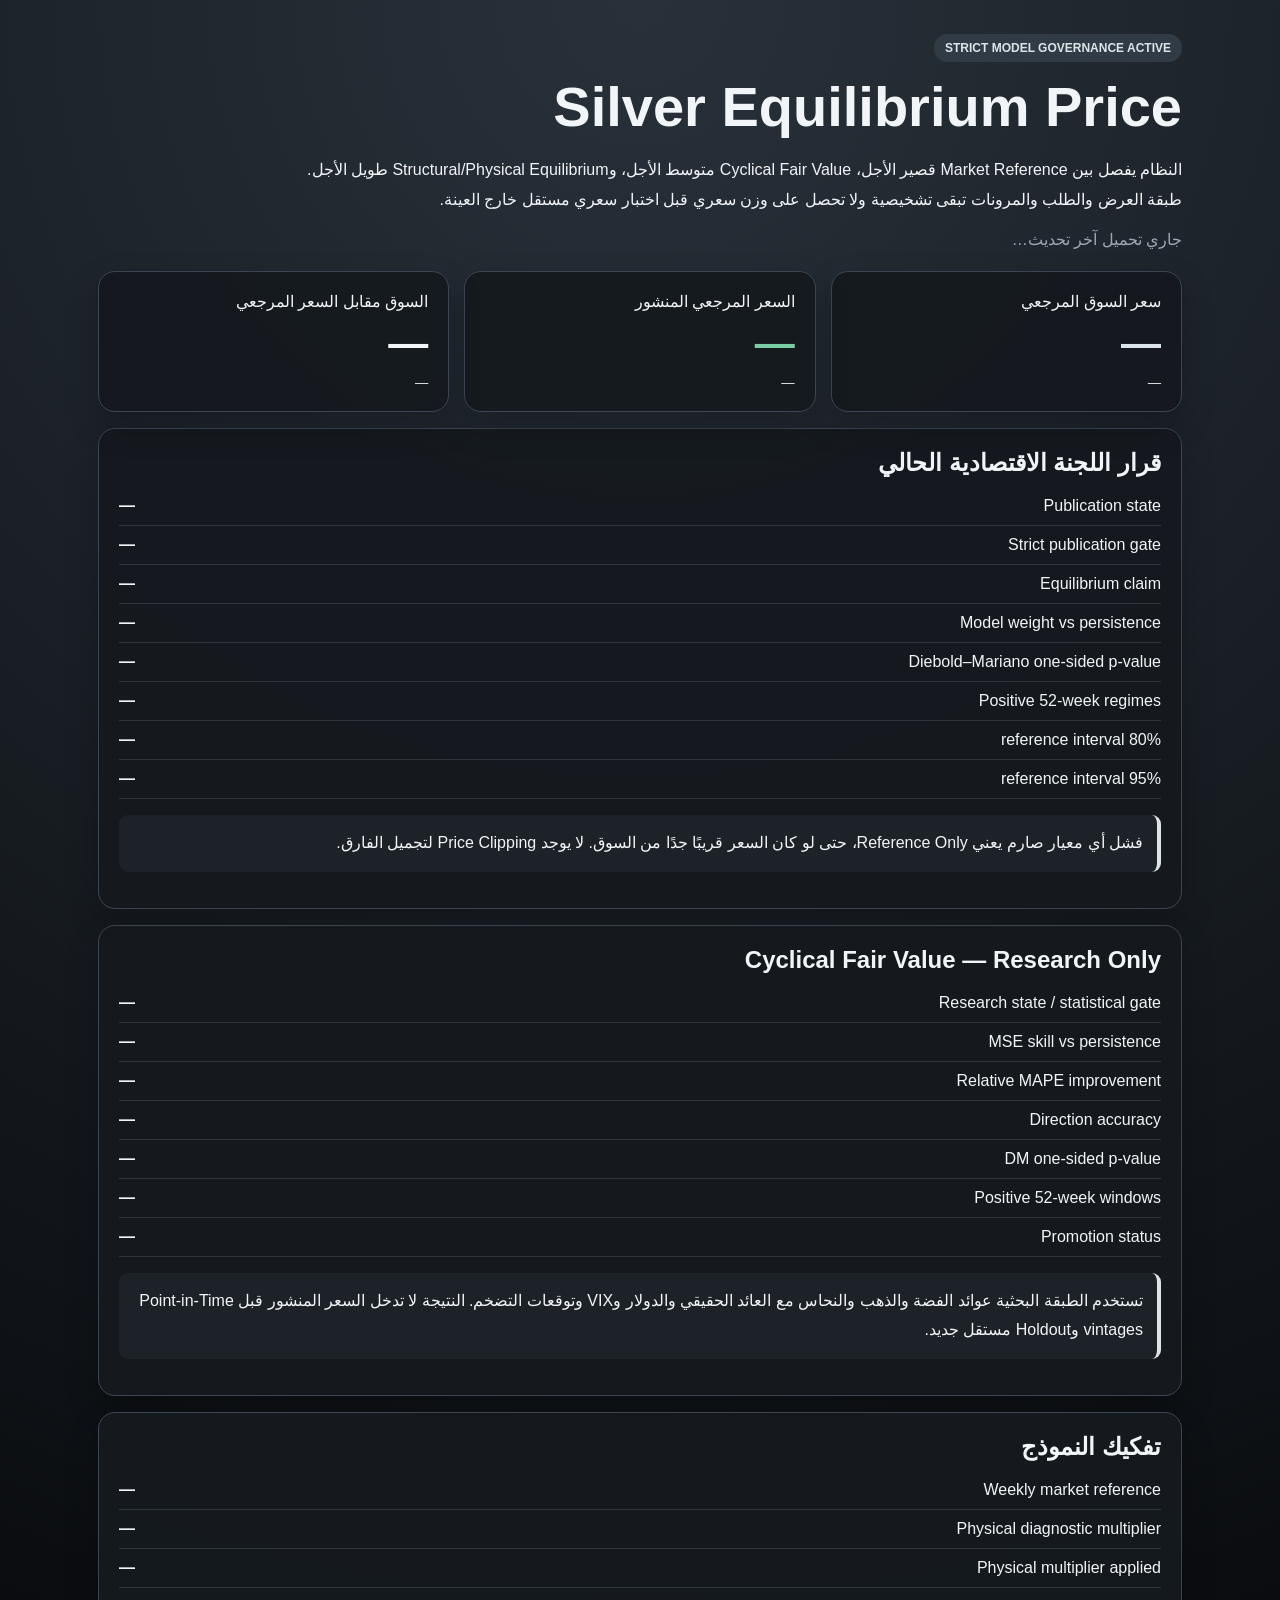
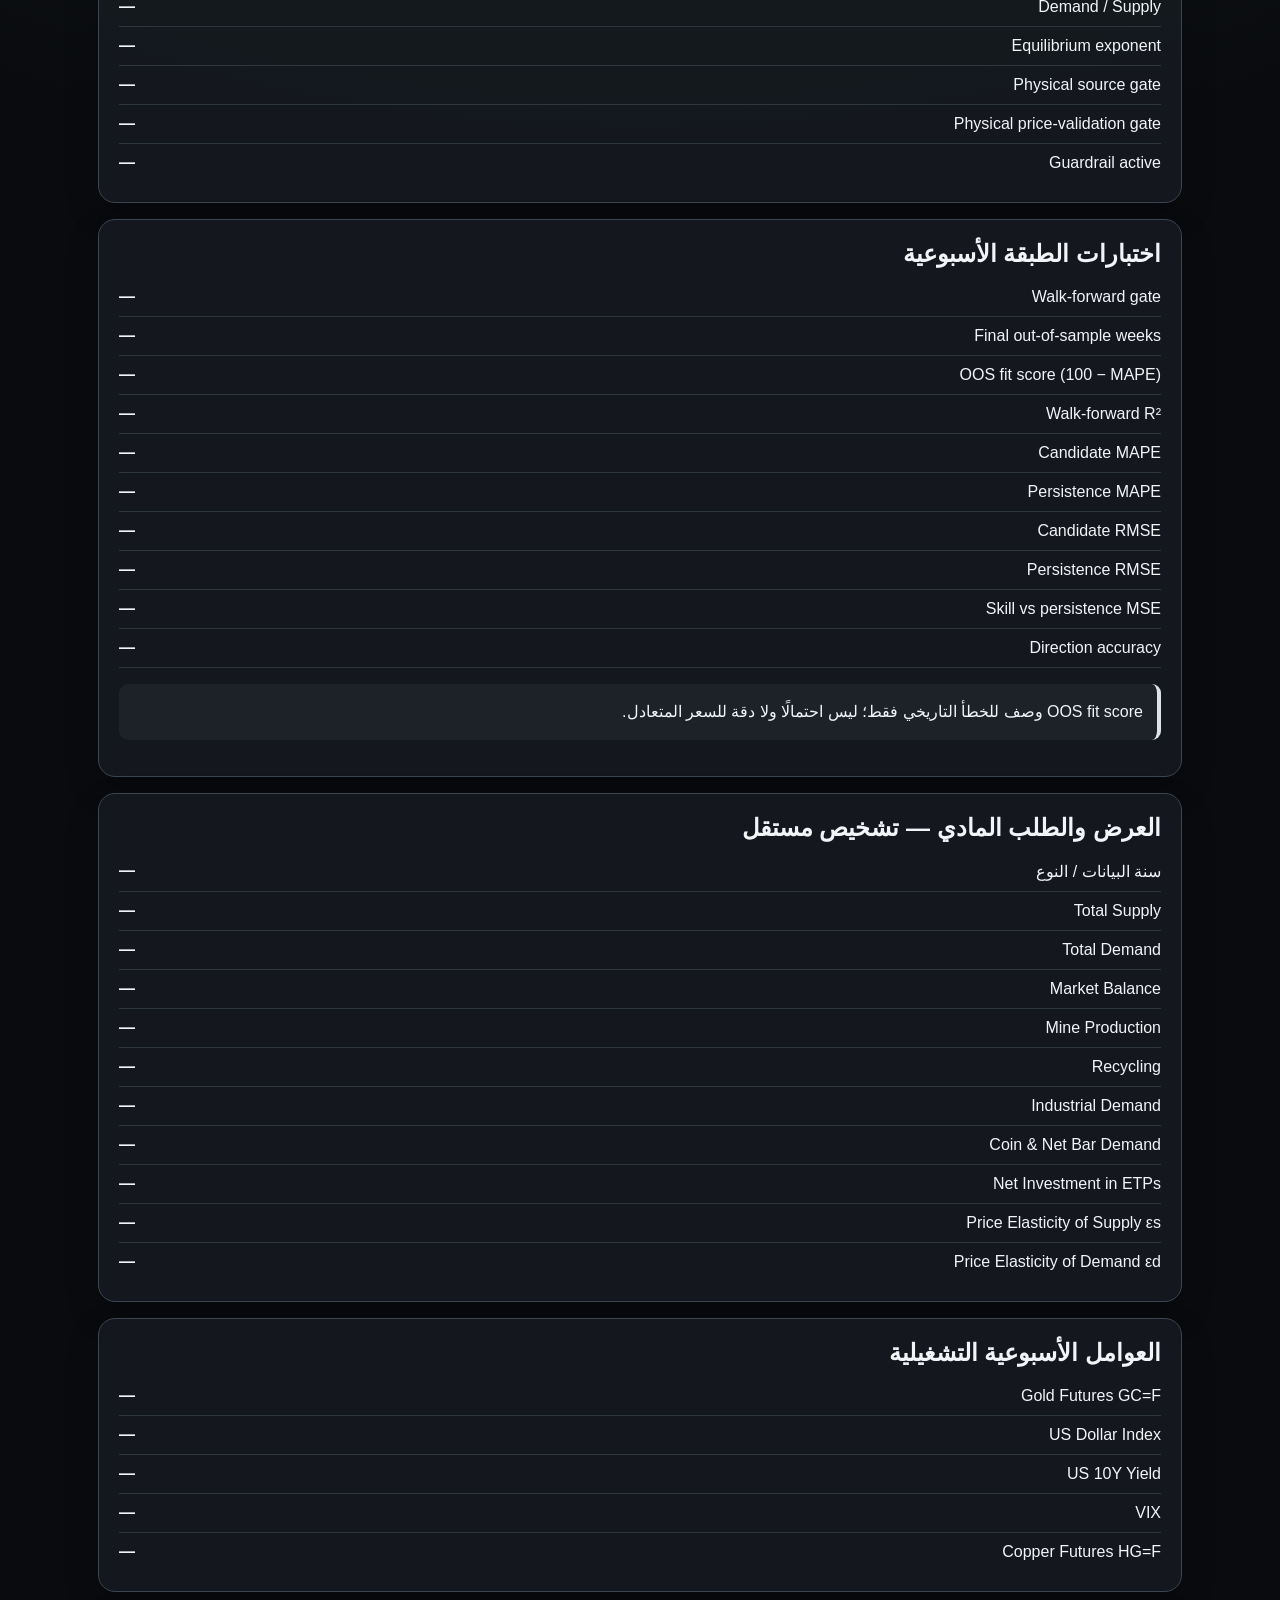
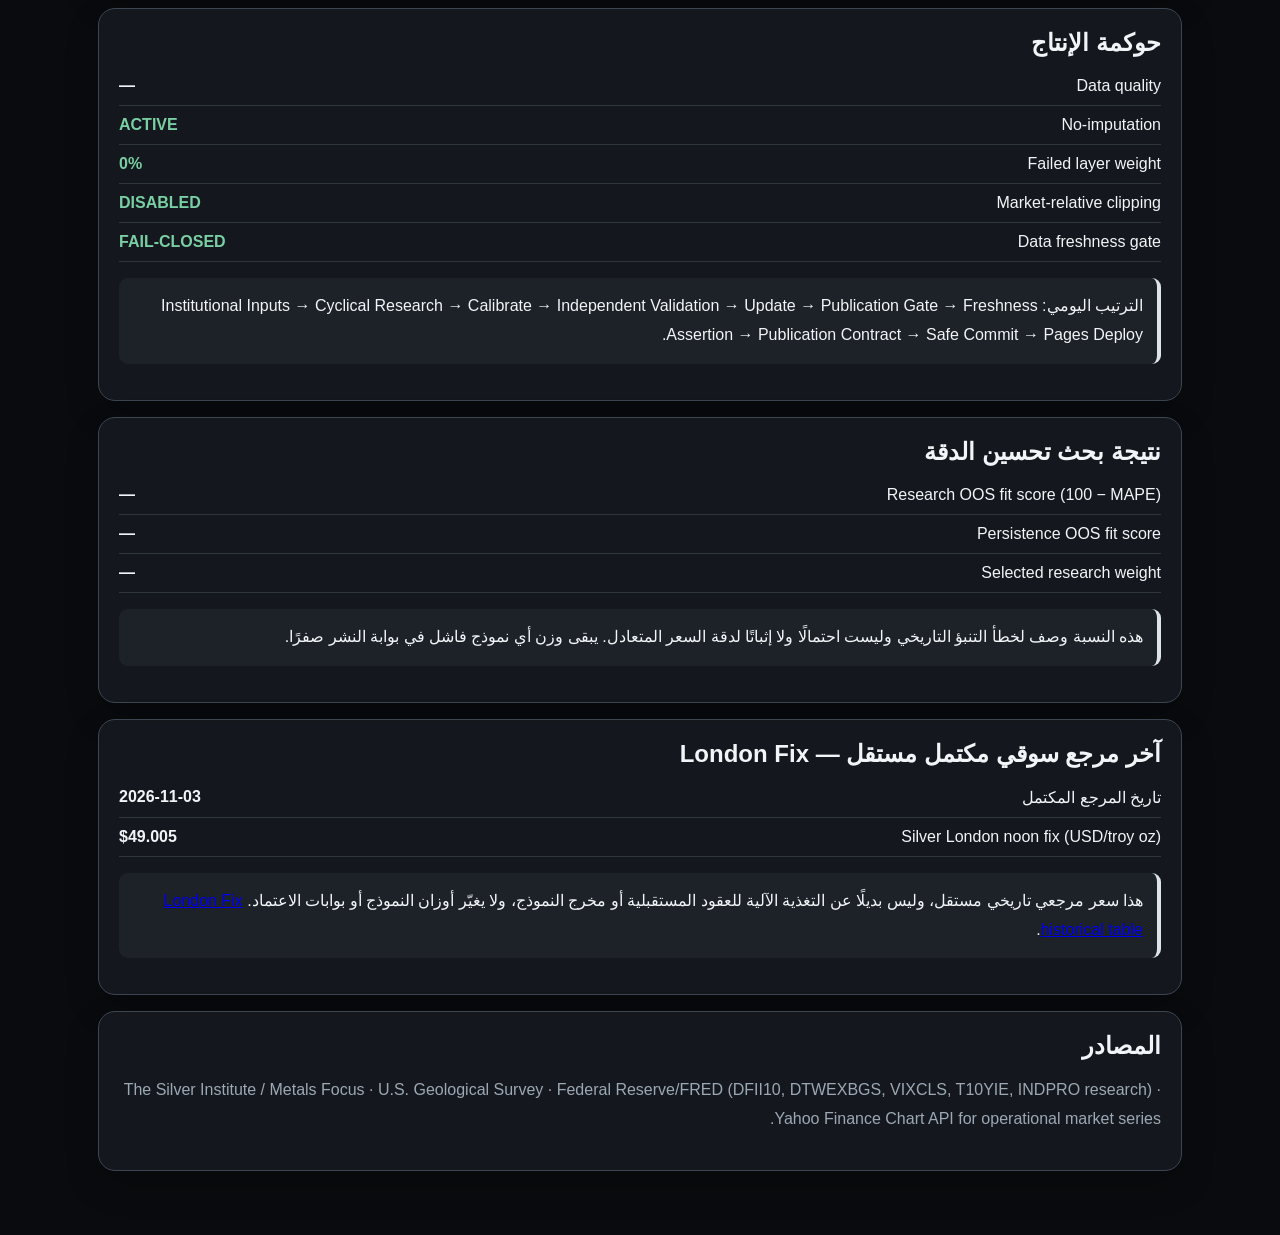
<file: docs/index.html>
<!doctype html><html lang="ar" dir="rtl"><head><meta charset="utf-8"><meta name="viewport" content="width=device-width,initial-scale=1"><meta http-equiv="refresh" content="0; url=./silver/"><title>Silver Equilibrium Price</title></head><body><p><a href="./silver/">فتح Silver Equilibrium Price</a></p></body></html>
</file>
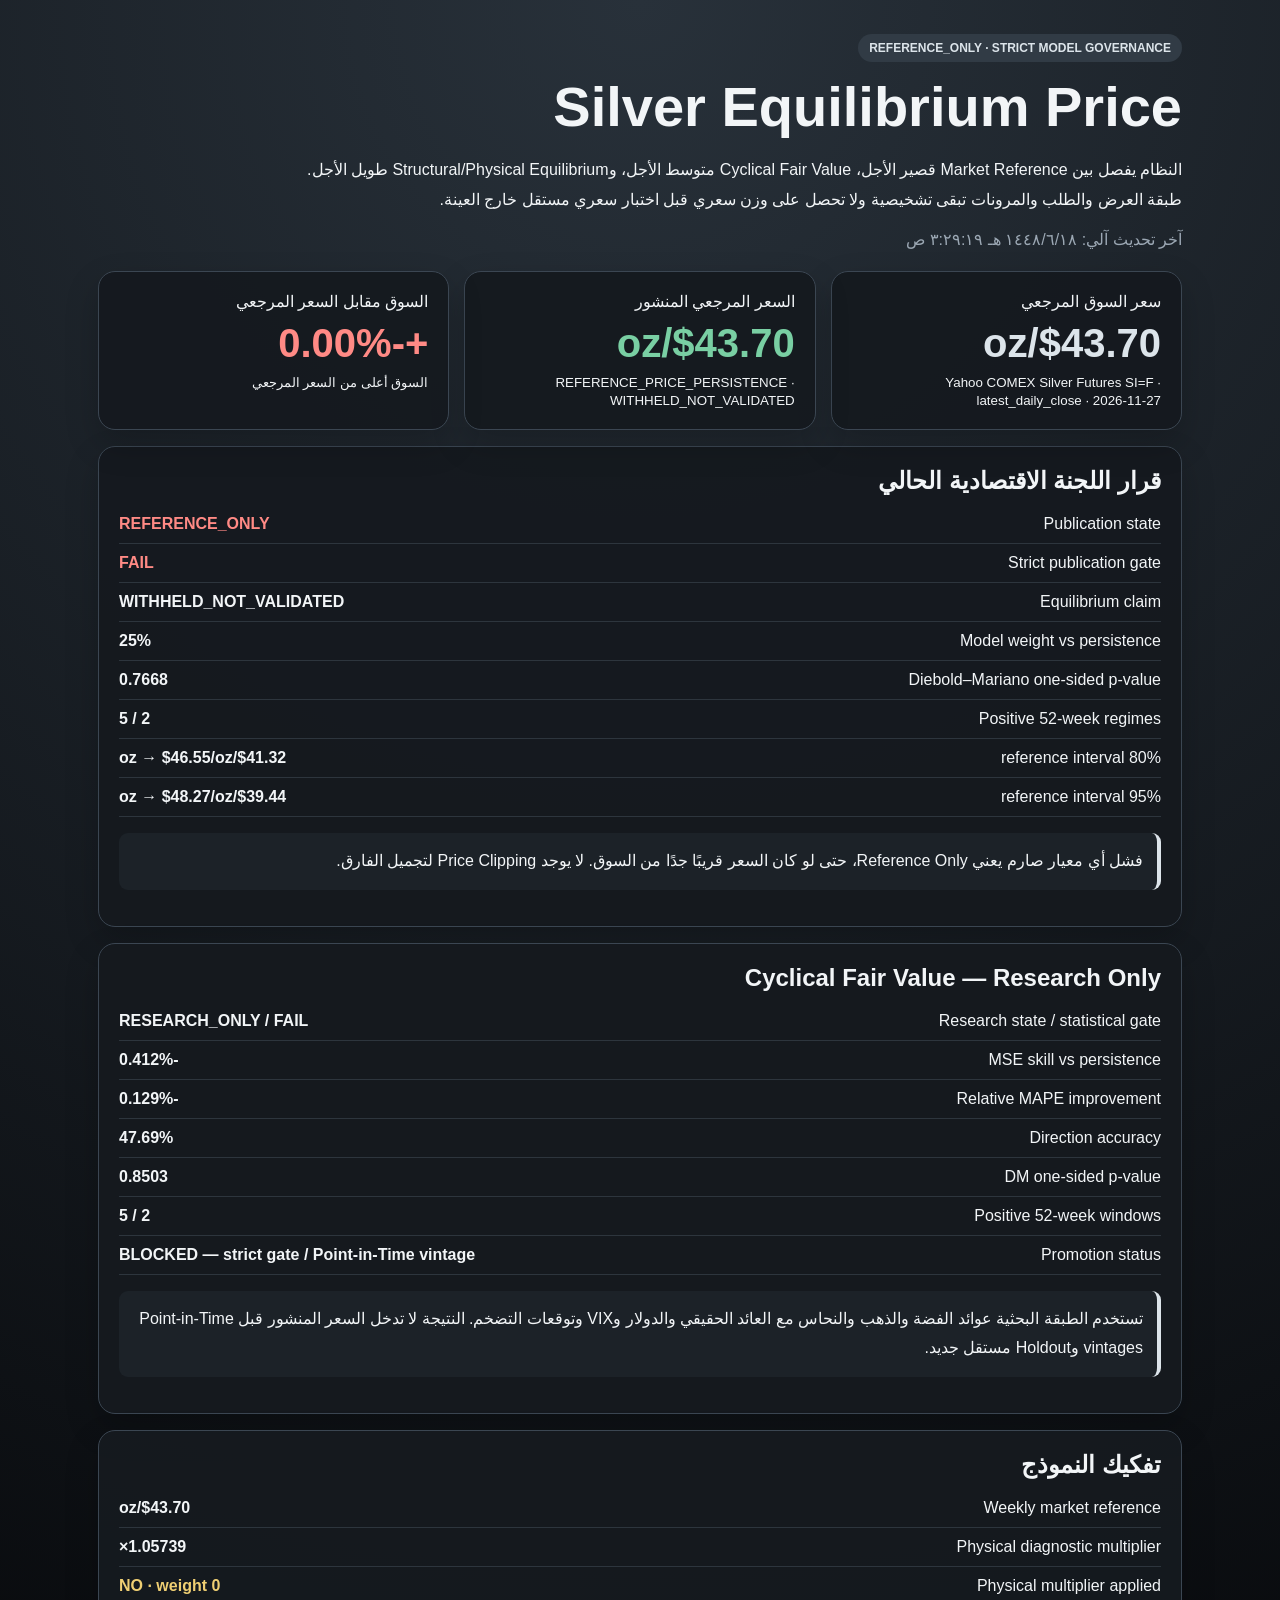
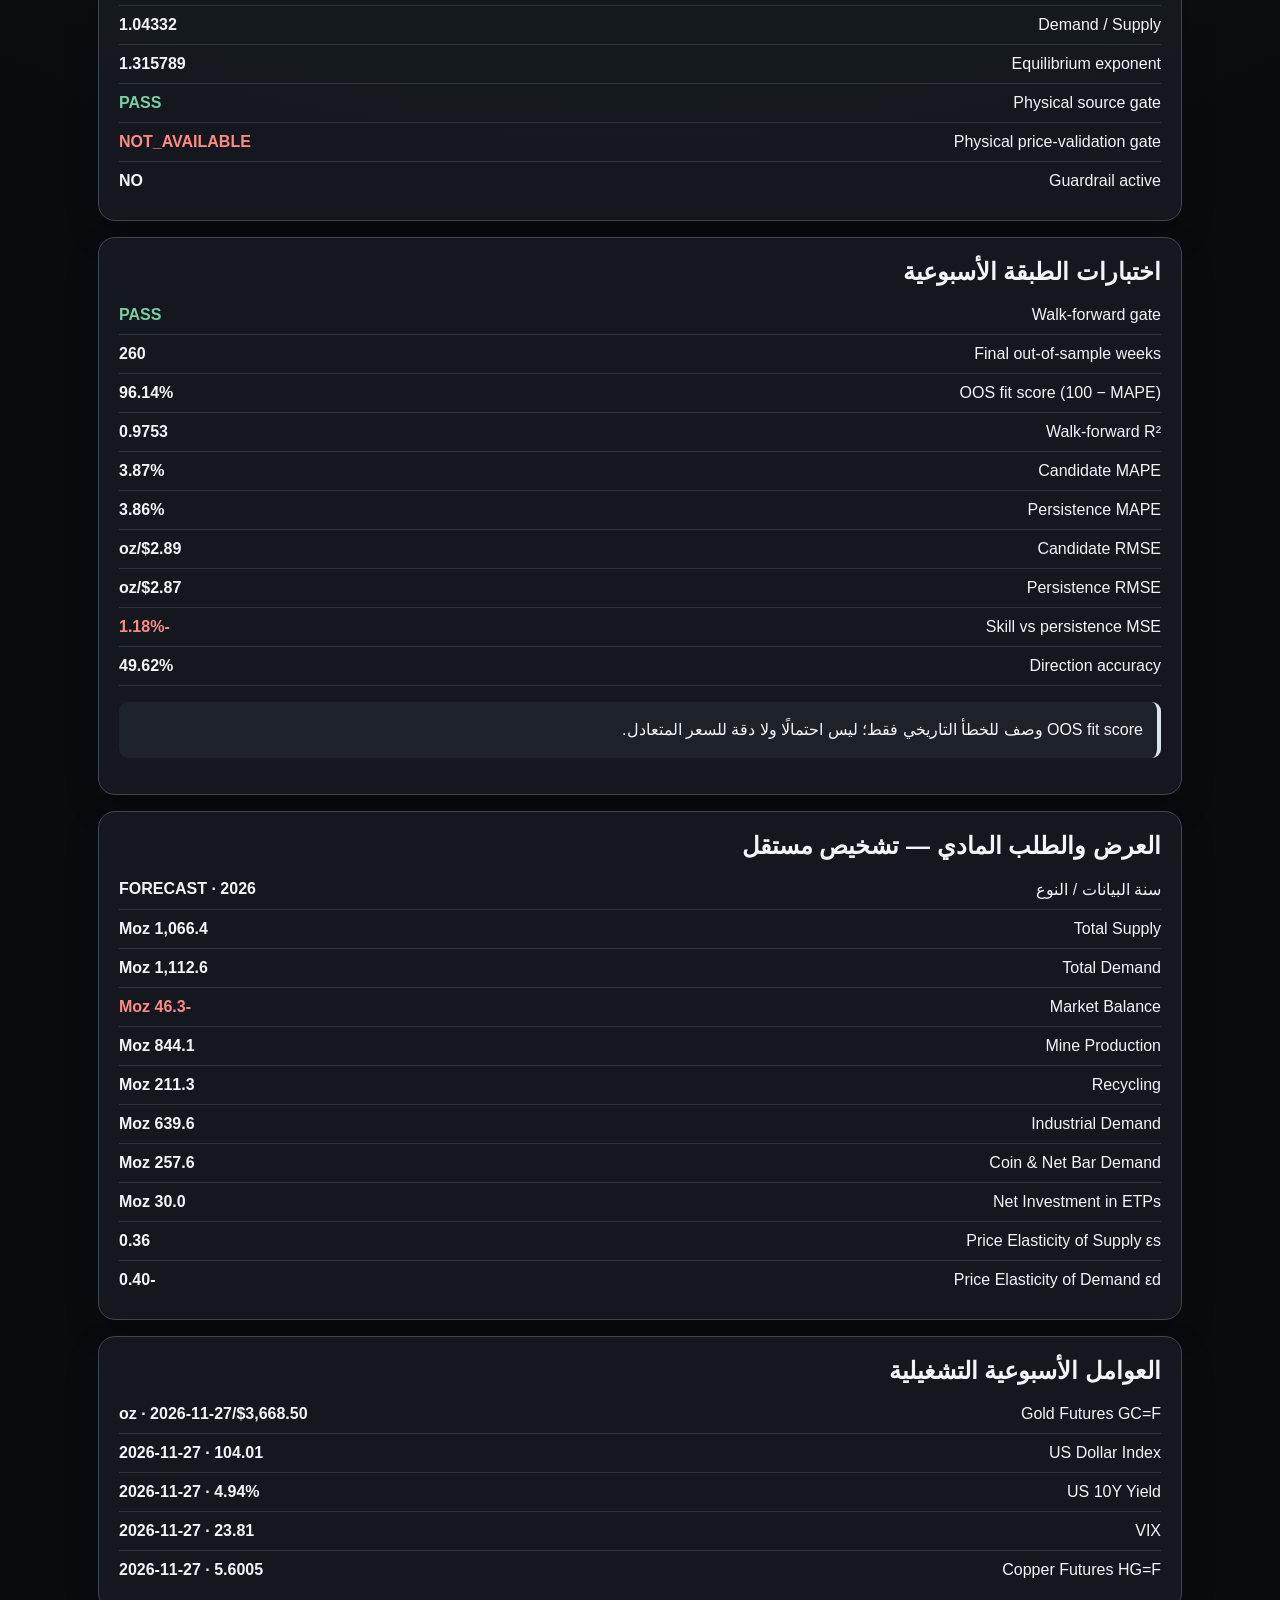
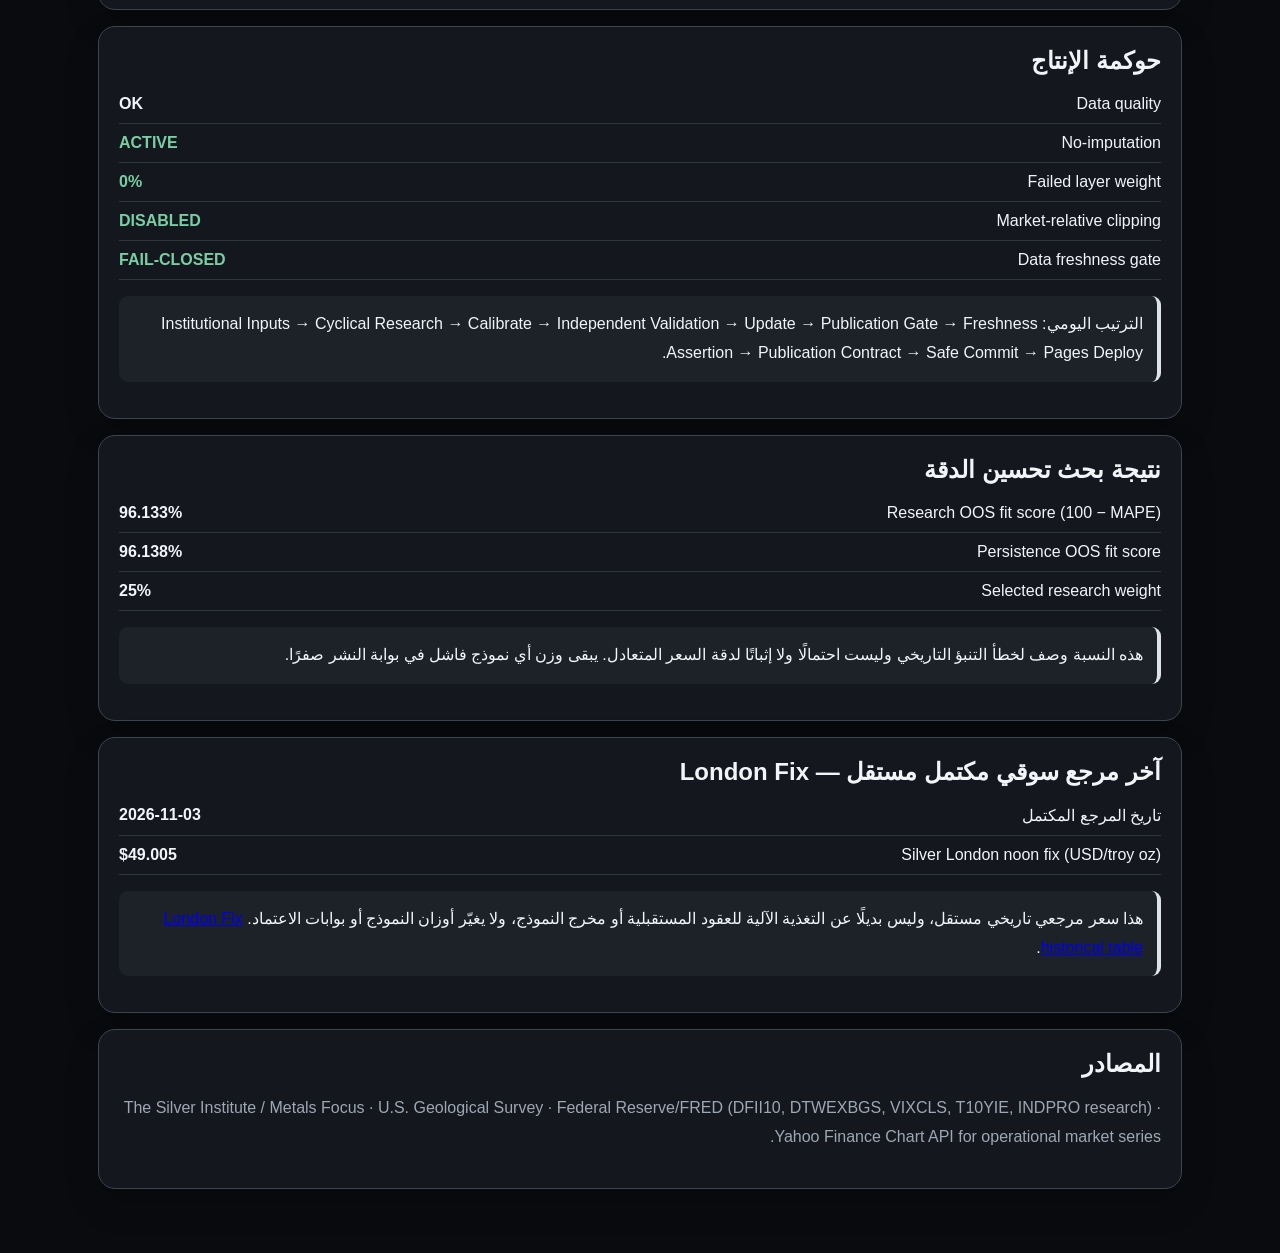
<file: docs/silver/index.html>
<!doctype html>
<html lang="ar" dir="rtl"><head><meta charset="utf-8"><meta name="viewport" content="width=device-width,initial-scale=1"><title>Silver Equilibrium Price</title><link rel="stylesheet" href="style.css"></head><body><main><header><div class="badge" id="badge">STRICT MODEL GOVERNANCE ACTIVE</div><h1>Silver Equilibrium Price</h1><p class="lead">النظام يفصل بين Market Reference قصير الأجل، Cyclical Fair Value متوسط الأجل، وStructural/Physical Equilibrium طويل الأجل. طبقة العرض والطلب والمرونات تبقى تشخيصية ولا تحصل على وزن سعري قبل اختبار سعري مستقل خارج العينة.</p><p class="muted" id="updated">جاري تحميل آخر تحديث…</p></header>
<section class="grid cards"><article class="card"><span>سعر السوق المرجعي</span><strong class="silver" id="spot">—</strong><small id="spotMeta">—</small></article><article class="card"><span>السعر المرجعي المنشور</span><strong class="green" id="pstar">—</strong><small id="pstarMeta">—</small></article><article class="card"><span>السوق مقابل السعر المرجعي</span><strong id="gap">—</strong><small id="gapMeta">—</small></article></section>
<section class="panel"><h2>قرار اللجنة الاقتصادية الحالي</h2><div class="row"><span>Publication state</span><b id="status">—</b></div><div class="row"><span>Strict publication gate</span><b id="benchmarkGate">—</b></div><div class="row"><span>Equilibrium claim</span><b id="eqClaim">—</b></div><div class="row"><span>Model weight vs persistence</span><b id="blendWeight">—</b></div><div class="row"><span>Diebold–Mariano one-sided p-value</span><b id="dmP">—</b></div><div class="row"><span>Positive 52-week regimes</span><b id="regimes">—</b></div><div class="row"><span>80% reference interval</span><b id="pi80">—</b></div><div class="row"><span>95% reference interval</span><b id="pi95">—</b></div><p class="note">فشل أي معيار صارم يعني Reference Only، حتى لو كان السعر قريبًا جدًا من السوق. لا يوجد Price Clipping لتجميل الفارق.</p></section>
<section class="panel"><h2>Cyclical Fair Value — Research Only</h2><div class="row"><span>Research state / statistical gate</span><b id="cycStatus">—</b></div><div class="row"><span>MSE skill vs persistence</span><b id="cycSkill">—</b></div><div class="row"><span>Relative MAPE improvement</span><b id="cycMape">—</b></div><div class="row"><span>Direction accuracy</span><b id="cycDirection">—</b></div><div class="row"><span>DM one-sided p-value</span><b id="cycDm">—</b></div><div class="row"><span>Positive 52-week windows</span><b id="cycWindows">—</b></div><div class="row"><span>Promotion status</span><b id="cycPromotion">—</b></div><p class="note">تستخدم الطبقة البحثية عوائد الفضة والذهب والنحاس مع العائد الحقيقي والدولار وVIX وتوقعات التضخم. النتيجة لا تدخل السعر المنشور قبل Point-in-Time vintages وHoldout مستقل جديد.</p></section>
<section class="panel"><h2>تفكيك النموذج</h2><div class="row"><span>Weekly market reference</span><b id="weeklyP">—</b></div><div class="row"><span>Physical diagnostic multiplier</span><b id="physical">—</b></div><div class="row"><span>Physical multiplier applied</span><b id="physicalApplied">—</b></div><div class="row"><span>Demand / Supply</span><b id="dsRatio">—</b></div><div class="row"><span>Equilibrium exponent</span><b id="eqExponent">—</b></div><div class="row"><span>Physical source gate</span><b id="physicalGate">—</b></div><div class="row"><span>Physical price-validation gate</span><b id="physicalPriceGate">—</b></div><div class="row"><span>Guardrail active</span><b id="guardrail">—</b></div></section>
<section class="panel"><h2>اختبارات الطبقة الأسبوعية</h2><div class="row"><span>Walk-forward gate</span><b id="wf">—</b></div><div class="row"><span>Final out-of-sample weeks</span><b id="oos">—</b></div><div class="row"><span>OOS fit score (100 − MAPE)</span><b id="accuracy">—</b></div><div class="row"><span>Walk-forward R²</span><b id="r2">—</b></div><div class="row"><span>Candidate MAPE</span><b id="mape">—</b></div><div class="row"><span>Persistence MAPE</span><b id="naiveMape">—</b></div><div class="row"><span>Candidate RMSE</span><b id="rmse">—</b></div><div class="row"><span>Persistence RMSE</span><b id="naiveRmse">—</b></div><div class="row"><span>Skill vs persistence MSE</span><b id="naiveSkill">—</b></div><div class="row"><span>Direction accuracy</span><b id="direction">—</b></div><p class="note">OOS fit score وصف للخطأ التاريخي فقط؛ ليس احتمالًا ولا دقة للسعر المتعادل.</p></section>
<section class="panel"><h2>العرض والطلب المادي — تشخيص مستقل</h2><div class="row"><span>سنة البيانات / النوع</span><b id="physicalVintage">—</b></div><div class="row"><span>Total Supply</span><b id="supply">—</b></div><div class="row"><span>Total Demand</span><b id="demand">—</b></div><div class="row"><span>Market Balance</span><b id="balance">—</b></div><div class="row"><span>Mine Production</span><b id="mine">—</b></div><div class="row"><span>Recycling</span><b id="recycling">—</b></div><div class="row"><span>Industrial Demand</span><b id="industrial">—</b></div><div class="row"><span>Coin & Net Bar Demand</span><b id="coinbar">—</b></div><div class="row"><span>Net Investment in ETPs</span><b id="etp">—</b></div><div class="row"><span>Price Elasticity of Supply εs</span><b id="es">—</b></div><div class="row"><span>Price Elasticity of Demand εd</span><b id="ed">—</b></div></section>
<section class="panel"><h2>العوامل الأسبوعية التشغيلية</h2><div class="row"><span>Gold Futures GC=F</span><b id="gold">—</b></div><div class="row"><span>US Dollar Index</span><b id="usd">—</b></div><div class="row"><span>US 10Y Yield</span><b id="tnx">—</b></div><div class="row"><span>VIX</span><b id="vix">—</b></div><div class="row"><span>Copper Futures HG=F</span><b id="copper">—</b></div></section>
<section class="panel"><h2>حوكمة الإنتاج</h2><div class="row"><span>Data quality</span><b id="quality">—</b></div><div class="row"><span>No-imputation</span><b class="green">ACTIVE</b></div><div class="row"><span>Failed layer weight</span><b class="green">0%</b></div><div class="row"><span>Market-relative clipping</span><b class="green">DISABLED</b></div><div class="row"><span>Data freshness gate</span><b class="green">FAIL-CLOSED</b></div><p class="note">الترتيب اليومي: Institutional Inputs → Cyclical Research → Calibrate → Independent Validation → Update → Publication Gate → Freshness Assertion → Publication Contract → Safe Commit → Pages Deploy.</p></section>
<section class="panel"><h2>نتيجة بحث تحسين الدقة</h2><div class="row"><span>Research OOS fit score (100 − MAPE)</span><b id="cycFit">—</b></div><div class="row"><span>Persistence OOS fit score</span><b id="cycNaiveFit">—</b></div><div class="row"><span>Selected research weight</span><b id="cycWeight">—</b></div><p class="note">هذه النسبة وصف لخطأ التنبؤ التاريخي وليست احتمالًا ولا إثباتًا لدقة السعر المتعادل. يبقى وزن أي نموذج فاشل في بوابة النشر صفرًا.</p></section>
<section class="panel"><h2>آخر مرجع سوقي مكتمل مستقل — London Fix</h2><div class="row"><span>تاريخ المرجع المكتمل</span><b>2026-11-03</b></div><div class="row"><span>Silver London noon fix (USD/troy oz)</span><b>$49.005</b></div><p class="note">هذا سعر مرجعي تاريخي مستقل، وليس بديلًا عن التغذية الآلية للعقود المستقبلية أو مخرج النموذج، ولا يغيّر أوزان النموذج أو بوابات الاعتماد. <a href="https://goldsilver.com/price-charts/historical-london-fix/2026/">London Fix historical table</a>.</p></section><section class="panel"><h2>المصادر</h2><p class="sources">The Silver Institute / Metals Focus · U.S. Geological Survey · Federal Reserve/FRED (DFII10, DTWEXBGS, VIXCLS, T10YIE, INDPRO research) · Yahoo Finance Chart API for operational market series.</p></section></main><script src="app.js"></script><script src="committee.js"></script></body></html>
</file>
<file: docs/silver/style.css>
:root{--bg:#090b0e;--panel:#15191f;--line:#3b4652;--text:#f2f5f7;--muted:#9ca8b4;--silver:#dce4ea;--green:#79cfa3;--red:#ff8a85;--yellow:#efcf73}*{box-sizing:border-box}body{margin:0;background:radial-gradient(circle at top,#28313a 0,#090b0e 40%);color:var(--text);font-family:Arial,Tahoma,sans-serif}main{max-width:1120px;margin:auto;padding:34px 18px 64px}header{margin-bottom:22px}h1{font-size:clamp(34px,5vw,56px);margin:12px 0 8px}h2{margin:0 0 10px}.lead{max-width:900px;line-height:1.85}.muted{color:var(--muted)}.badge{display:inline-block;background:#313b45;color:var(--silver);padding:7px 11px;border-radius:999px;font-size:12px;font-weight:700}.grid{display:grid;grid-template-columns:repeat(3,1fr);gap:15px}.card,.panel{background:rgba(21,25,31,.96);border:1px solid var(--line);border-radius:17px;padding:20px;box-shadow:0 14px 34px rgba(0,0,0,.2)}.card strong{display:block;font-size:clamp(28px,4vw,40px);margin:10px 0 7px}.panel{margin-top:16px}.row{display:flex;justify-content:space-between;gap:22px;padding:10px 0;border-bottom:1px solid #2d353d}.row:last-child{border-bottom:0}.row b{text-align:left}.silver{color:var(--silver)}.green{color:var(--green)}.red{color:var(--red)}.yellow{color:var(--yellow)}.note{line-height:1.8;background:#1c2228;border-right:4px solid var(--silver);padding:14px;border-radius:9px}.sources{color:var(--muted);line-height:1.8}@media(max-width:820px){.grid{grid-template-columns:1fr}.row{align-items:flex-start}.row b{max-width:55%}}
</file>
